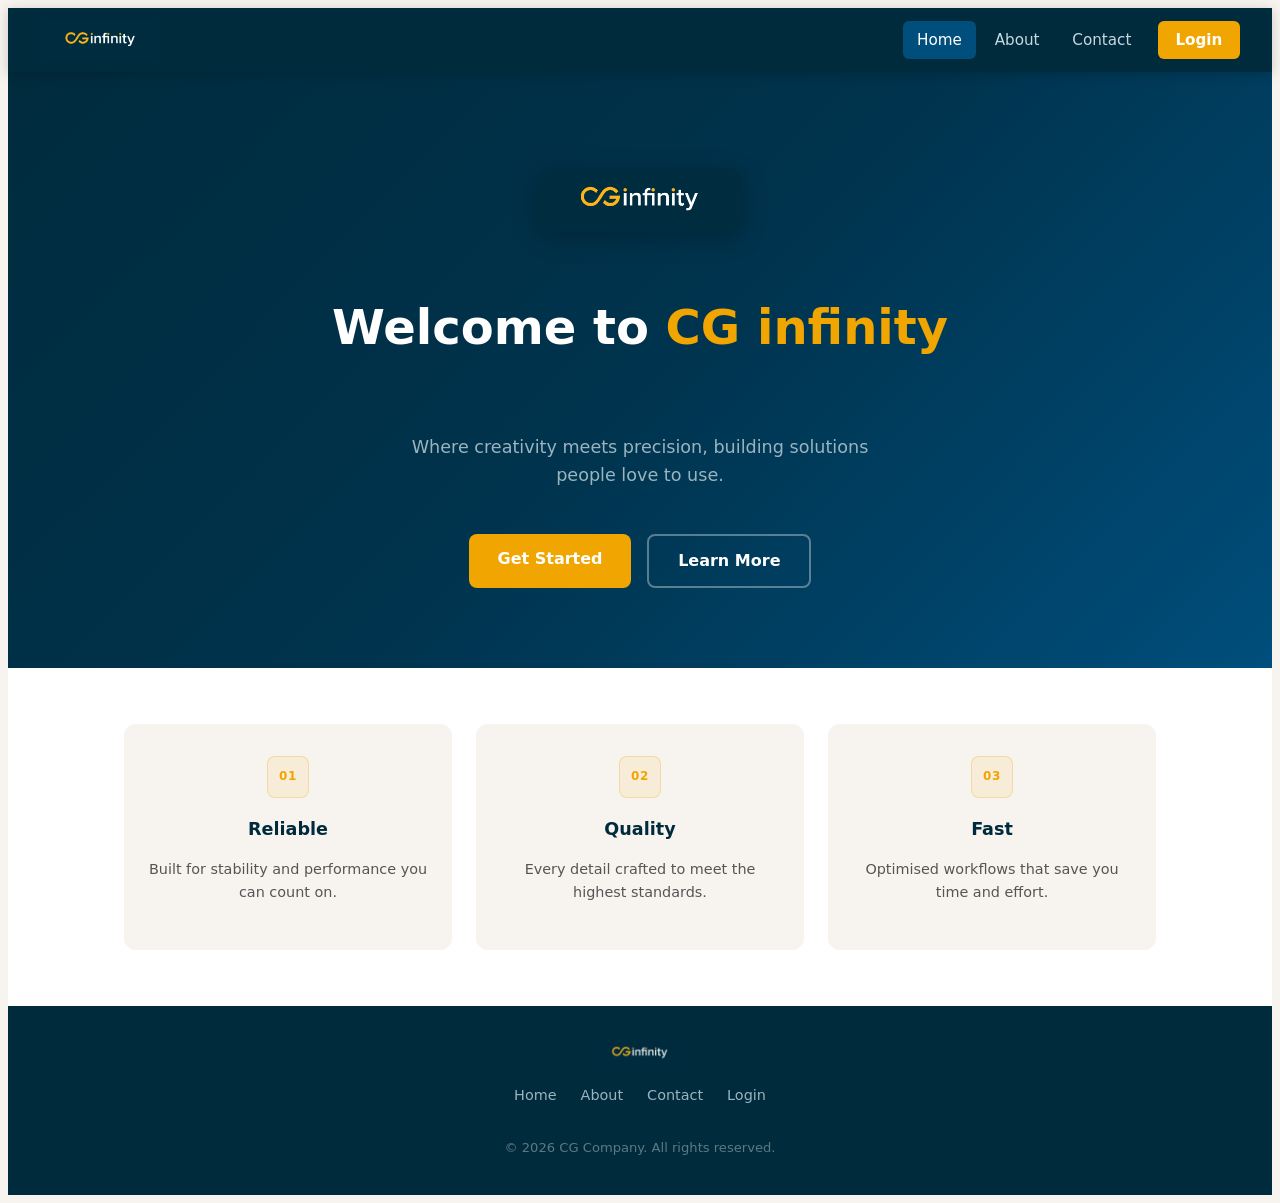
<file: index.html>
<!DOCTYPE html>
<html lang="en">
<head>
  <meta charset="UTF-8" />
  <meta name="viewport" content="width=device-width, initial-scale=1.0" />
  <title>CG infinity</title>
  <link rel="stylesheet" href="style.css" />
</head>
<body>

  <!-- Navbar -->
  <header class="navbar">
    <a href="index.html" class="nav-logo">
      <img src="logo.png" class="nav-logo-img" alt="CG infinity" />
    </a>
    <nav class="nav-links">
      <a href="index.html" class="active">Home</a>
      <a href="about.html">About</a>
      <a href="contact.html">Contact</a>
      <a href="login.html" class="btn-login">Login</a>
    </nav>
    <button class="nav-toggle" aria-label="Toggle menu">&#9776;</button>
  </header>

  <!-- Hero / Welcome Section -->
  <main>
    <section class="hero">
      <div class="hero-content">
        <img src="logo.png" class="hero-logo-img" alt="CG infinity" />
        <h1>Welcome to <span>CG infinity</span></h1>
        <p>Where creativity meets precision, building solutions people love to use.</p>
        <div class="hero-actions">
          <a href="register.html" class="btn-primary">Get Started</a>
          <a href="about.html" class="btn-secondary">Learn More</a>
        </div>
      </div>
    </section>

    <!-- Features Strip -->
    <section class="features">
      <div class="feature-card">
        <div class="feature-icon">01</div>
        <h3>Reliable</h3>
        <p>Built for stability and performance you can count on.</p>
      </div>
      <div class="feature-card">
        <div class="feature-icon">02</div>
        <h3>Quality</h3>
        <p>Every detail crafted to meet the highest standards.</p>
      </div>
      <div class="feature-card">
        <div class="feature-icon">03</div>
        <h3>Fast</h3>
        <p>Optimised workflows that save you time and effort.</p>
      </div>
    </section>
  </main>

  <!-- Footer -->
  <footer class="footer">
    <div class="footer-inner">
      <div class="footer-brand">
        <img src="logo.png" class="footer-logo-img" alt="CG infinity" />
      </div>
      <nav class="footer-links">
        <a href="index.html">Home</a>
        <a href="about.html">About</a>
        <a href="contact.html">Contact</a>
        <a href="login.html">Login</a>
      </nav>
      <p class="footer-copy">&copy; 2026 CG Company. All rights reserved.</p>
    </div>
  </footer>

  <script src="scrpt.js"></script>
</body>
</html>
</file>
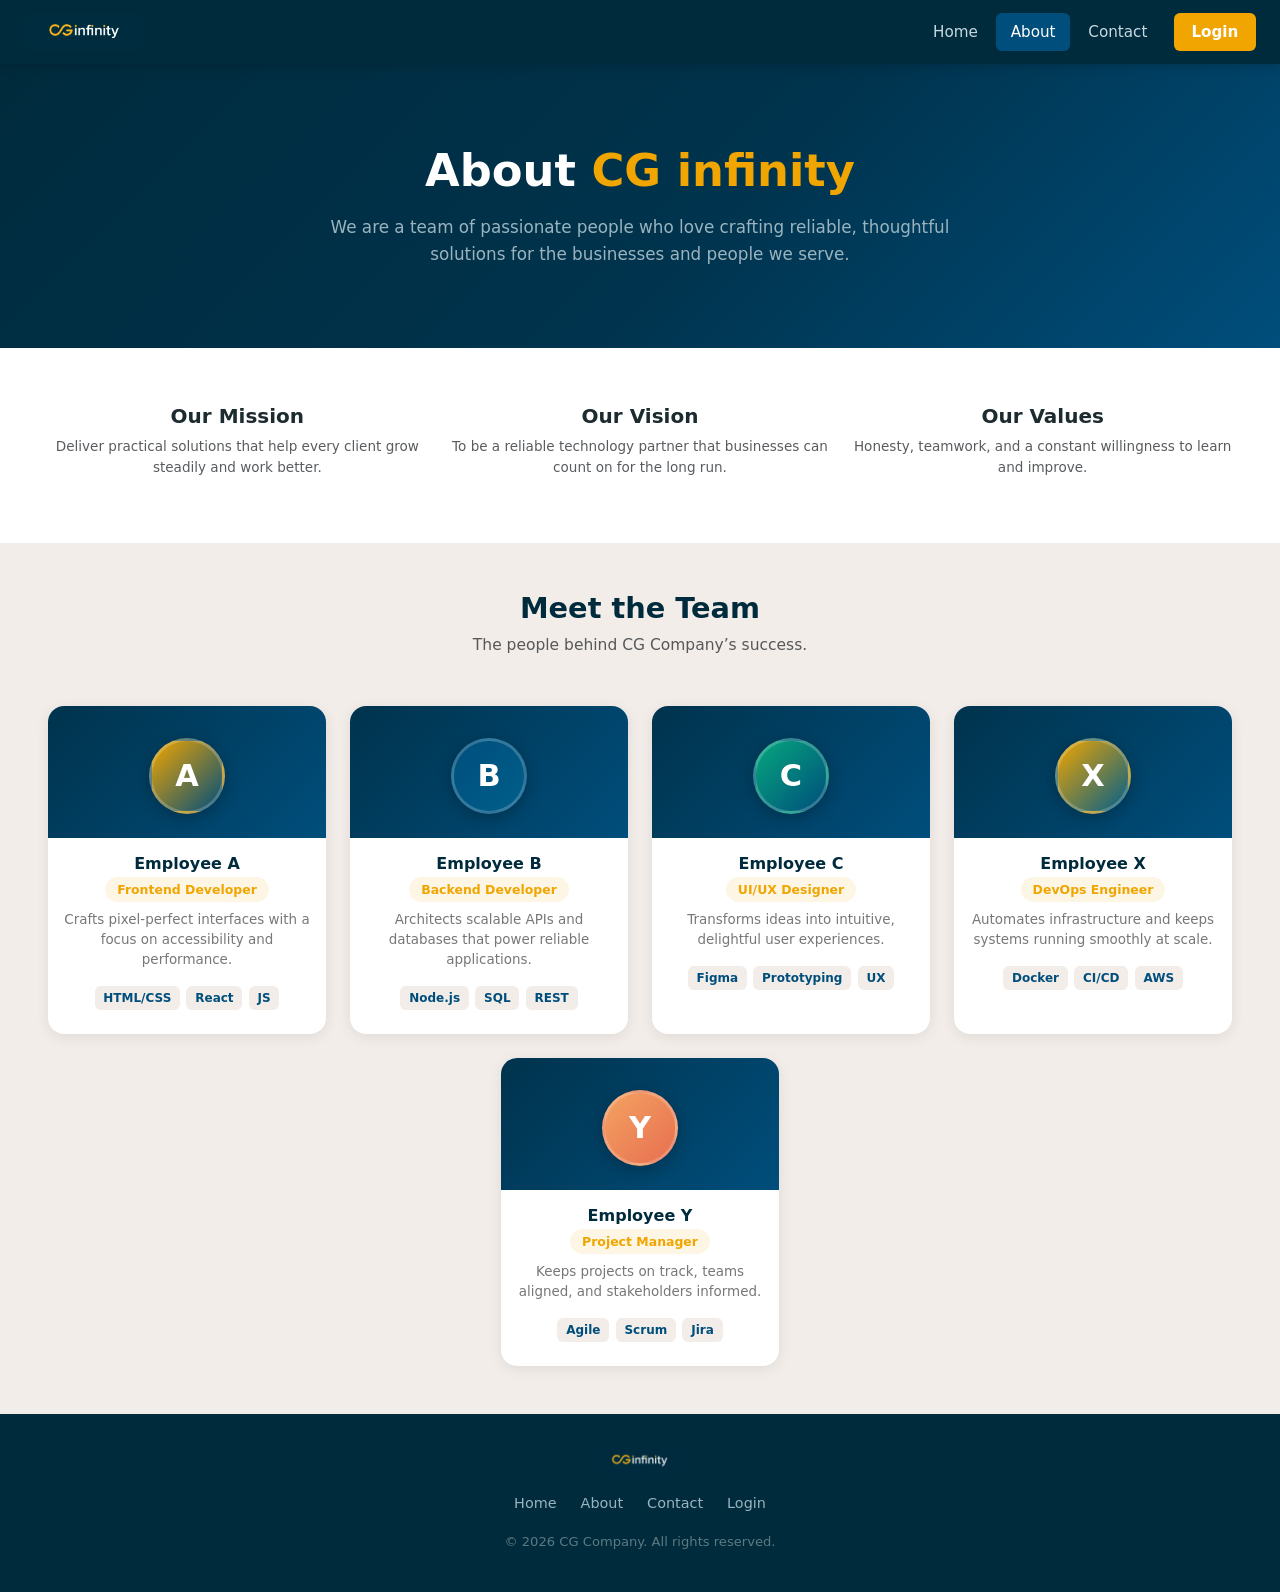
<file: about.html>
<!DOCTYPE html>
<html lang="en">
<head>
  <meta charset="UTF-8" />
  <meta name="viewport" content="width=device-width, initial-scale=1.0" />
  <title>About | CG Company</title>
  <link rel="stylesheet" href="https://cdn.jsdelivr.net/npm/bootstrap@5.3.3/dist/css/bootstrap.min.css" />
  <link rel="stylesheet" href="style.css" />
</head>
<body>

  <!-- Navbar -->
  <header class="navbar navbar-dark px-3 px-md-4">
    <a href="index.html" class="nav-logo text-decoration-none">
      <img src="logo.png" class="nav-logo-img" alt="CG infinity" />
    </a>
    <nav class="nav-links">
      <a href="index.html">Home</a>
      <a href="about.html" class="active">About</a>
      <a href="contact.html">Contact</a>
      <a href="login.html" class="btn-login">Login</a>
    </nav>
    <button class="nav-toggle" aria-label="Toggle menu">&#9776;</button>
  </header>

  <main>

    <!-- Page Hero -->
    <section class="about-hero">
      <div class="about-hero-inner">
        <h1>About <span>CG infinity</span></h1>
        <p>We are a team of passionate people who love crafting reliable, thoughtful solutions for the businesses and people we serve.</p>
      </div>
    </section>

    <!-- Mission Strip -->
    <section class="about-mission container-fluid py-5 px-4 px-md-5 bg-white">
      <div class="row g-4 justify-content-center text-center">
        <div class="col-12 col-md-4">
          <h5 class="fw-bold mt-2">Our Mission</h5>
          <p class="text-muted small">Deliver practical solutions that help every client grow steadily and work better.</p>
        </div>
        <div class="col-12 col-md-4">
          <h5 class="fw-bold mt-2">Our Vision</h5>
          <p class="text-muted small">To be a reliable technology partner that businesses can count on for the long run.</p>
        </div>
        <div class="col-12 col-md-4">
          <h5 class="fw-bold mt-2">Our Values</h5>
          <p class="text-muted small">Honesty, teamwork, and a constant willingness to learn and improve.</p>
        </div>
      </div>
    </section>

    <!-- Team Section -->
    <section class="about-team py-5 px-3 px-md-5">
      <div class="text-center mb-5">
        <h2 class="about-team-heading">Meet the Team</h2>
        <p class="text-muted">The people behind CG Company&rsquo;s success.</p>
      </div>

      <div class="row g-4 justify-content-center">

        <!-- Employee A -->
        <div class="col-12 col-sm-6 col-lg-4 col-xl-3">
          <div class="card about-card h-100 text-center">
            <div class="about-card-img-wrap">
              <div class="about-avatar about-av-a">A</div>
            </div>
            <div class="card-body pb-4">
              <h5 class="about-card-name">Employee A</h5>
              <span class="about-card-role">Frontend Developer</span>
              <p class="about-card-bio mt-2">Crafts pixel-perfect interfaces with a focus on accessibility and performance.</p>
              <div class="about-card-tags mt-3">
                <span class="about-tag">HTML/CSS</span>
                <span class="about-tag">React</span>
                <span class="about-tag">JS</span>
              </div>
            </div>
          </div>
        </div>

        <!-- Employee B -->
        <div class="col-12 col-sm-6 col-lg-4 col-xl-3">
          <div class="card about-card h-100 text-center">
            <div class="about-card-img-wrap">
              <div class="about-avatar about-av-b">B</div>
            </div>
            <div class="card-body pb-4">
              <h5 class="about-card-name">Employee B</h5>
              <span class="about-card-role">Backend Developer</span>
              <p class="about-card-bio mt-2">Architects scalable APIs and databases that power reliable applications.</p>
              <div class="about-card-tags mt-3">
                <span class="about-tag">Node.js</span>
                <span class="about-tag">SQL</span>
                <span class="about-tag">REST</span>
              </div>
            </div>
          </div>
        </div>

        <!-- Employee C -->
        <div class="col-12 col-sm-6 col-lg-4 col-xl-3">
          <div class="card about-card h-100 text-center">
            <div class="about-card-img-wrap">
              <div class="about-avatar about-av-c">C</div>
            </div>
            <div class="card-body pb-4">
              <h5 class="about-card-name">Employee C</h5>
              <span class="about-card-role">UI/UX Designer</span>
              <p class="about-card-bio mt-2">Transforms ideas into intuitive, delightful user experiences.</p>
              <div class="about-card-tags mt-3">
                <span class="about-tag">Figma</span>
                <span class="about-tag">Prototyping</span>
                <span class="about-tag">UX</span>
              </div>
            </div>
          </div>
        </div>

        <!-- Employee X -->
        <div class="col-12 col-sm-6 col-lg-4 col-xl-3">
          <div class="card about-card h-100 text-center">
            <div class="about-card-img-wrap">
              <div class="about-avatar about-av-x">X</div>
            </div>
            <div class="card-body pb-4">
              <h5 class="about-card-name">Employee X</h5>
              <span class="about-card-role">DevOps Engineer</span>
              <p class="about-card-bio mt-2">Automates infrastructure and keeps systems running smoothly at scale.</p>
              <div class="about-card-tags mt-3">
                <span class="about-tag">Docker</span>
                <span class="about-tag">CI/CD</span>
                <span class="about-tag">AWS</span>
              </div>
            </div>
          </div>
        </div>

        <!-- Employee Y -->
        <div class="col-12 col-sm-6 col-lg-4 col-xl-3">
          <div class="card about-card h-100 text-center">
            <div class="about-card-img-wrap">
              <div class="about-avatar about-av-y">Y</div>
            </div>
            <div class="card-body pb-4">
              <h5 class="about-card-name">Employee Y</h5>
              <span class="about-card-role">Project Manager</span>
              <p class="about-card-bio mt-2">Keeps projects on track, teams aligned, and stakeholders informed.</p>
              <div class="about-card-tags mt-3">
                <span class="about-tag">Agile</span>
                <span class="about-tag">Scrum</span>
                <span class="about-tag">Jira</span>
              </div>
            </div>
          </div>
        </div>

      </div><!-- /row -->
    </section>

  </main>

  <!-- Footer -->
  <footer class="footer">
    <div class="footer-inner">
      <div class="footer-brand">
        <img src="logo.png" class="footer-logo-img" alt="CG infinity" />
      </div>
      <nav class="footer-links">
        <a href="index.html">Home</a>
        <a href="about.html">About</a>
        <a href="contact.html">Contact</a>
        <a href="login.html">Login</a>
      </nav>
      <p class="footer-copy">&copy; 2026 CG Company. All rights reserved.</p>
    </div>
  </footer>

  <script src="https://cdn.jsdelivr.net/npm/bootstrap@5.3.3/dist/js/bootstrap.bundle.min.js"></script>
  <script src="scrpt.js"></script>
</body>
</html>
</file>
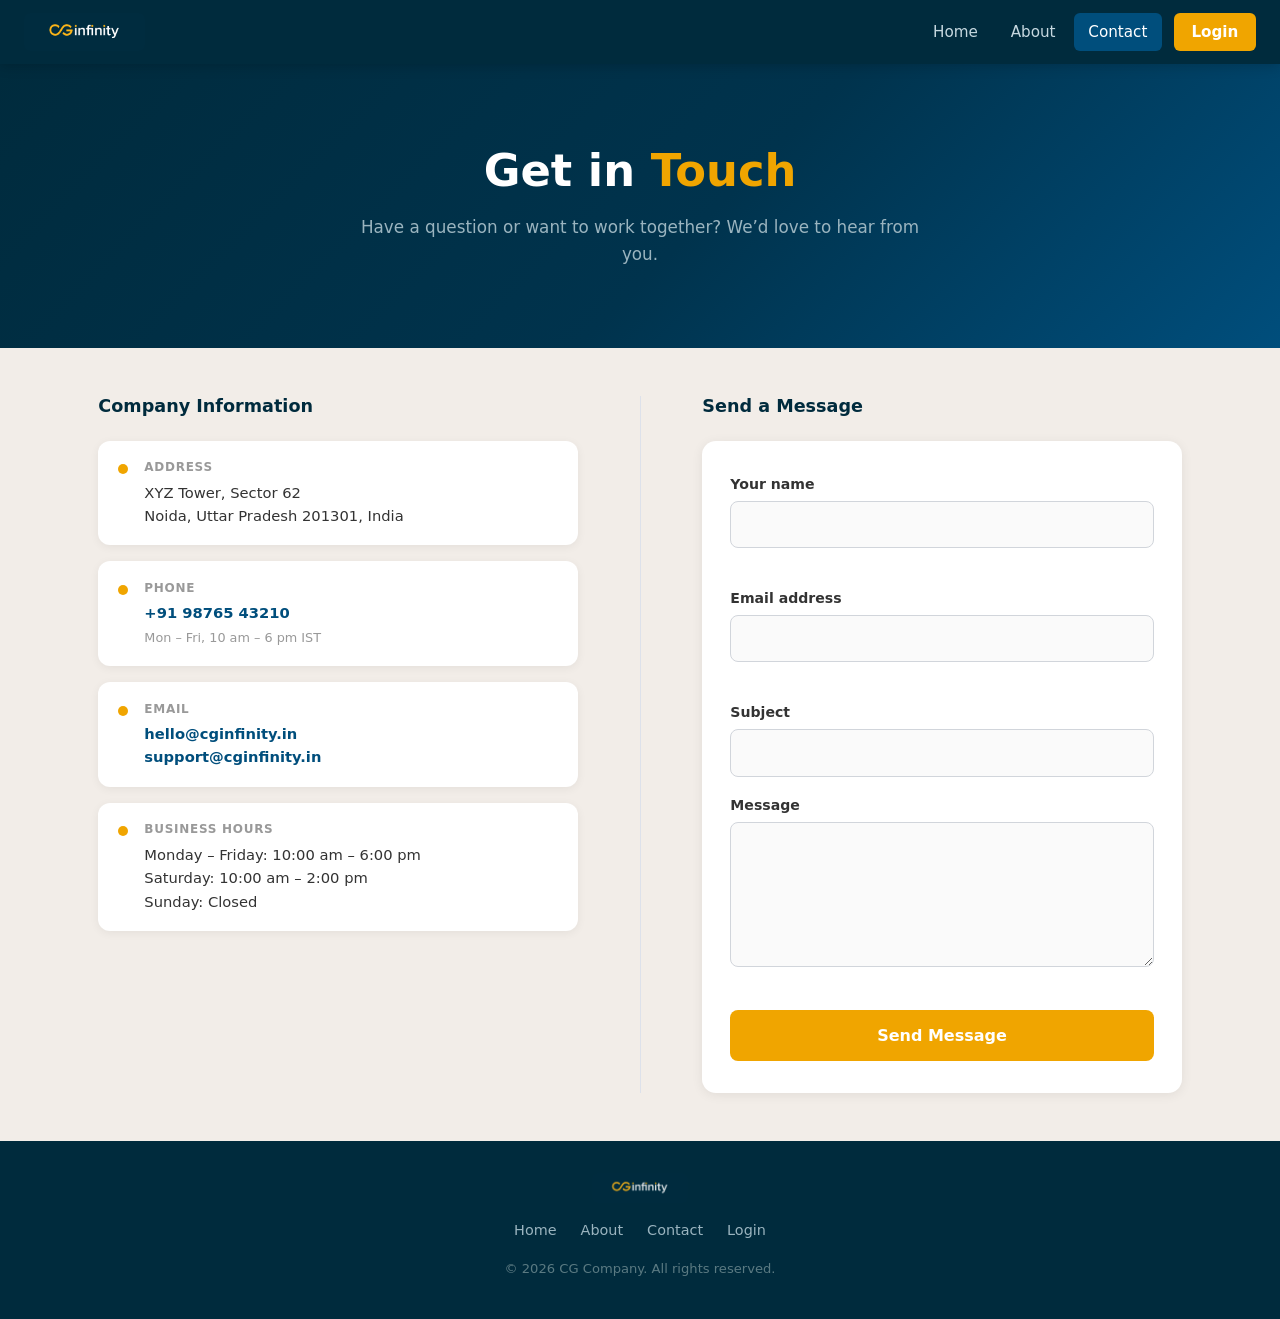
<file: contact.html>
<!DOCTYPE html>
<html lang="en">
<head>
  <meta charset="UTF-8" />
  <meta name="viewport" content="width=device-width, initial-scale=1.0" />
  <title>Contact | CG Company</title>
  <link rel="stylesheet" href="https://cdn.jsdelivr.net/npm/bootstrap@5.3.3/dist/css/bootstrap.min.css" />
  <link rel="stylesheet" href="style.css" />
</head>
<body>

  <!-- Navbar -->
  <header class="navbar navbar-dark px-3 px-md-4">
    <a href="index.html" class="nav-logo text-decoration-none">
      <img src="logo.png" class="nav-logo-img" alt="CG infinity" />
    </a>
    <nav class="nav-links">
      <a href="index.html">Home</a>
      <a href="about.html">About</a>
      <a href="contact.html" class="active">Contact</a>
      <a href="login.html" class="btn-login">Login</a>
    </nav>
    <button class="nav-toggle" aria-label="Toggle menu">&#9776;</button>
  </header>

  <main>

    <!-- Page Hero -->
    <section class="contact-hero">
      <div class="contact-hero-inner">
        <h1>Get in <span>Touch</span></h1>
        <p>Have a question or want to work together? We&rsquo;d love to hear from you.</p>
      </div>
    </section>

    <!-- Contact Body -->
    <section class="contact-body">
      <div class="container-fluid px-4 px-md-5 py-5">
        <div class="row g-4 justify-content-center align-items-stretch">

          <!-- Info Cards Column -->
          <div class="col-12 col-lg-5">
            <h4 class="contact-section-title mb-4">Company Information</h4>

            <div class="contact-info-card">
              <div class="contact-info-icon">&#9679;</div>
              <div>
                <p class="contact-info-label">Address</p>
                <p class="contact-info-value">XYZ Tower, Sector 62<br />Noida, Uttar Pradesh 201301, India</p>
              </div>
            </div>

            <div class="contact-info-card">
              <div class="contact-info-icon">&#9679;</div>
              <div>
                <p class="contact-info-label">Phone</p>
                <p class="contact-info-value">
                  <a href="tel:+919876543210">+91 98765 43210</a><br />
                  <span class="contact-info-sub">Mon – Fri, 10 am – 6 pm IST</span>
                </p>
              </div>
            </div>

            <div class="contact-info-card">
              <div class="contact-info-icon">&#9679;</div>
              <div>
                <p class="contact-info-label">Email</p>
                <p class="contact-info-value">
                  <a href="mailto:hello@cginfinity.in">hello@cginfinity.in</a><br />
                  <a href="mailto:support@cginfinity.in">support@cginfinity.in</a>
                </p>
              </div>
            </div>

            <div class="contact-info-card">
              <div class="contact-info-icon">&#9679;</div>
              <div>
                <p class="contact-info-label">Business Hours</p>
                <p class="contact-info-value">
                  Monday – Friday: 10:00 am – 6:00 pm<br />
                  Saturday: 10:00 am – 2:00 pm<br />
                  Sunday: Closed
                </p>
              </div>
            </div>
          </div>

          <!-- Divider -->
          <div class="col-12 col-lg-1 d-none d-lg-flex justify-content-center">
            <div class="contact-vdivider"></div>
          </div>

          <!-- Contact Form Column -->
          <div class="col-12 col-lg-5">
            <h4 class="contact-section-title mb-4">Send a Message</h4>

            <form id="contactForm" class="contact-form" novalidate>
              <div class="form-group">
                <label for="cName">Your name</label>
                <input type="text" id="cName" required />
                <span class="field-error" id="cNameError"></span>
              </div>

              <div class="form-group">
                <label for="cEmail">Email address</label>
                <input type="email" id="cEmail" required />
                <span class="field-error" id="cEmailError"></span>
              </div>

              <div class="form-group">
                <label for="cSubject">Subject</label>
                <input type="text" id="cSubject" />
              </div>

              <div class="form-group">
                <label for="cMessage">Message</label>
                <textarea id="cMessage" rows="5" required></textarea>
                <span class="field-error" id="cMsgError"></span>
              </div>

              <span class="form-success" id="cSuccess"></span>

              <button type="submit" class="btn-primary btn-full">Send Message</button>
            </form>
          </div>

        </div><!-- /row -->
      </div>
    </section>

  </main>

  <!-- Footer -->
  <footer class="footer">
    <div class="footer-inner">
      <div class="footer-brand">
        <img src="logo.png" class="footer-logo-img" alt="CG infinity" />
      </div>
      <nav class="footer-links">
        <a href="index.html">Home</a>
        <a href="about.html">About</a>
        <a href="contact.html">Contact</a>
        <a href="login.html">Login</a>
      </nav>
      <p class="footer-copy">&copy; 2026 CG Company. All rights reserved.</p>
    </div>
  </footer>

  <script src="https://cdn.jsdelivr.net/npm/bootstrap@5.3.3/dist/js/bootstrap.bundle.min.js"></script>
  <script src="scrpt.js"></script>
</body>
</html>
</file>
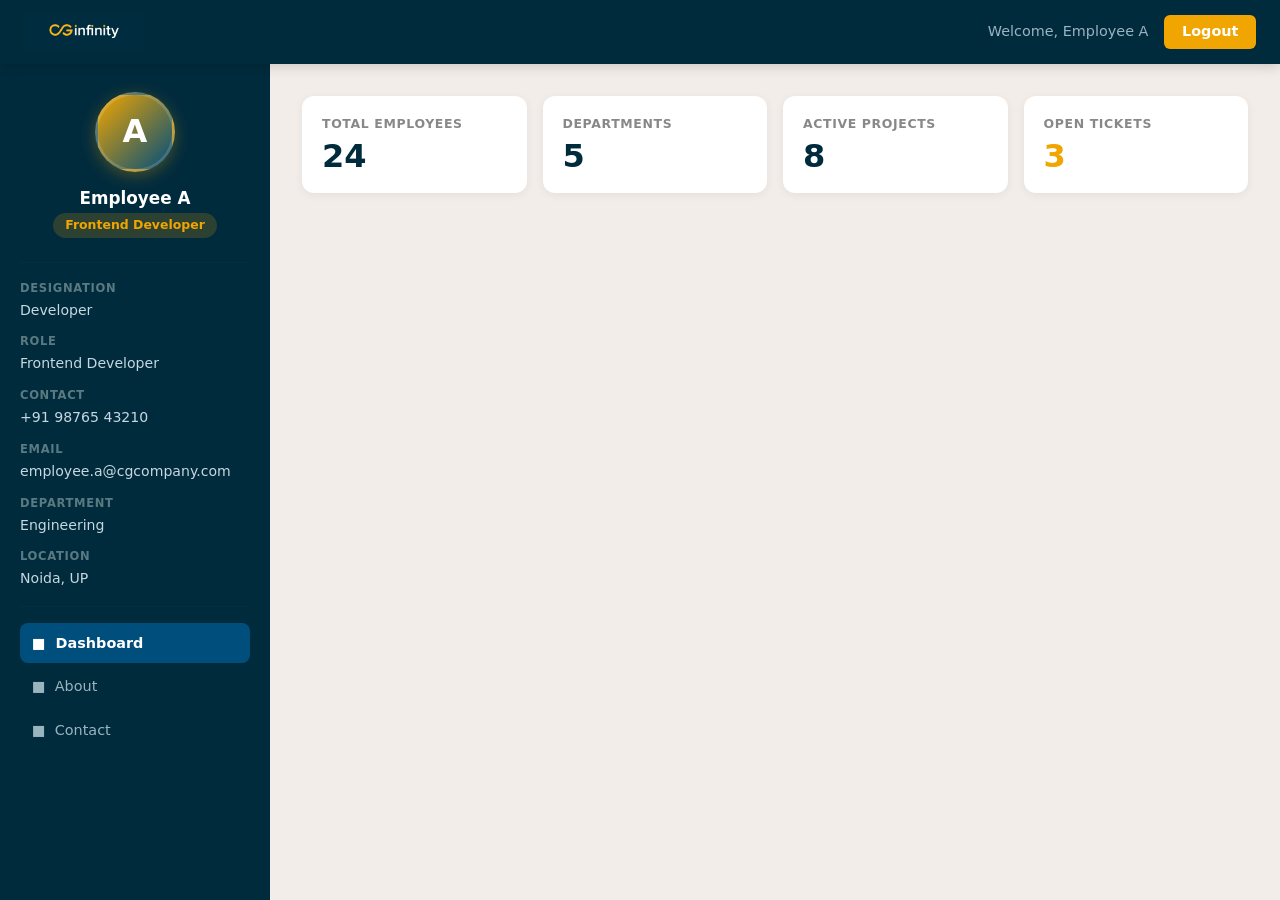
<file: dashboard.html>
<!DOCTYPE html>
<html lang="en">
<head>
  <meta charset="UTF-8" />
  <meta name="viewport" content="width=device-width, initial-scale=1.0" />
  <title>Dashboard | CG Company</title>
  <!-- Bootstrap 5 -->
  <link rel="stylesheet" href="https://cdn.jsdelivr.net/npm/bootstrap@5.3.3/dist/css/bootstrap.min.css" />
  <link rel="stylesheet" href="style.css" />
</head>
<body class="db-body">

  <!-- Top Navbar -->
  <header class="navbar navbar-dark db-topbar px-3 px-md-4">
    <a href="index.html" class="nav-logo text-decoration-none">
      <img src="logo.png" class="nav-logo-img" alt="CG infinity" />
    </a>
    <div class="d-flex align-items-center gap-3">
      <span class="db-greeting d-none d-md-inline">Welcome, Employee A</span>
      <button id="logoutBtn" class="btn btn-logout">Logout</button>
    </div>
  </header>

  <div class="db-layout">

    <!-- ===== SIDEBAR ===== -->
    <aside class="db-sidebar">
      <!-- Profile -->
      <div class="db-profile text-center">
        <div class="db-avatar mx-auto">A</div>
        <h5 class="db-profile-name mt-3 mb-0">Employee A</h5>
        <span class="db-badge">Frontend Developer</span>
      </div>

      <hr class="db-divider" />

      <!-- Profile Details -->
      <ul class="db-info-list">
        <li>
          <span class="db-info-label">Designation</span>
          <span class="db-info-value">Developer</span>
        </li>
        <li>
          <span class="db-info-label">Role</span>
          <span class="db-info-value">Frontend Developer</span>
        </li>
        <li>
          <span class="db-info-label">Contact</span>
          <span class="db-info-value">+91 98765 43210</span>
        </li>
        <li>
          <span class="db-info-label">Email</span>
          <span class="db-info-value">employee.a@cgcompany.com</span>
        </li>
        <li>
          <span class="db-info-label">Department</span>
          <span class="db-info-value">Engineering</span>
        </li>
        <li>
          <span class="db-info-label">Location</span>
          <span class="db-info-value">Noida, UP</span>
        </li>
      </ul>

      <hr class="db-divider" />

      <!-- Sidebar nav -->
      <nav class="db-sidenav">
        <a href="#" class="db-sidenav-link active">&#9632;&nbsp; Dashboard</a>
        <a href="about.html" class="db-sidenav-link">&#9632;&nbsp; About</a>
        <a href="contact.html" class="db-sidenav-link">&#9632;&nbsp; Contact</a>
      </nav>
    </aside>

    <!-- ===== MAIN CONTENT ===== -->
    <main class="db-main">

      <!-- Stats Row -->
      <div class="row g-3 mb-4">
        <div class="col-6 col-lg-3">
          <div class="card db-stat-card">
            <div class="card-body">
              <p class="db-stat-label">Total Employees</p>
              <h3 class="db-stat-value">24</h3>
            </div>
          </div>
        </div>
        <div class="col-6 col-lg-3">
          <div class="card db-stat-card">
            <div class="card-body">
              <p class="db-stat-label">Departments</p>
              <h3 class="db-stat-value">5</h3>
            </div>
          </div>
        </div>
        <div class="col-6 col-lg-3">
          <div class="card db-stat-card">
            <div class="card-body">
              <p class="db-stat-label">Active Projects</p>
              <h3 class="db-stat-value">8</h3>
            </div>
          </div>
        </div>
        <div class="col-6 col-lg-3">
          <div class="card db-stat-card db-stat-accent">
            <div class="card-body">
              <p class="db-stat-label">Open Tickets</p>
              <h3 class="db-stat-value">3</h3>
            </div>
          </div>
        </div>
      </div>

    </main>
  </div><!-- /db-layout -->

  <script src="https://cdn.jsdelivr.net/npm/bootstrap@5.3.3/dist/js/bootstrap.bundle.min.js"></script>
  <script src="scrpt.js"></script>
</body>
</html>
</file>
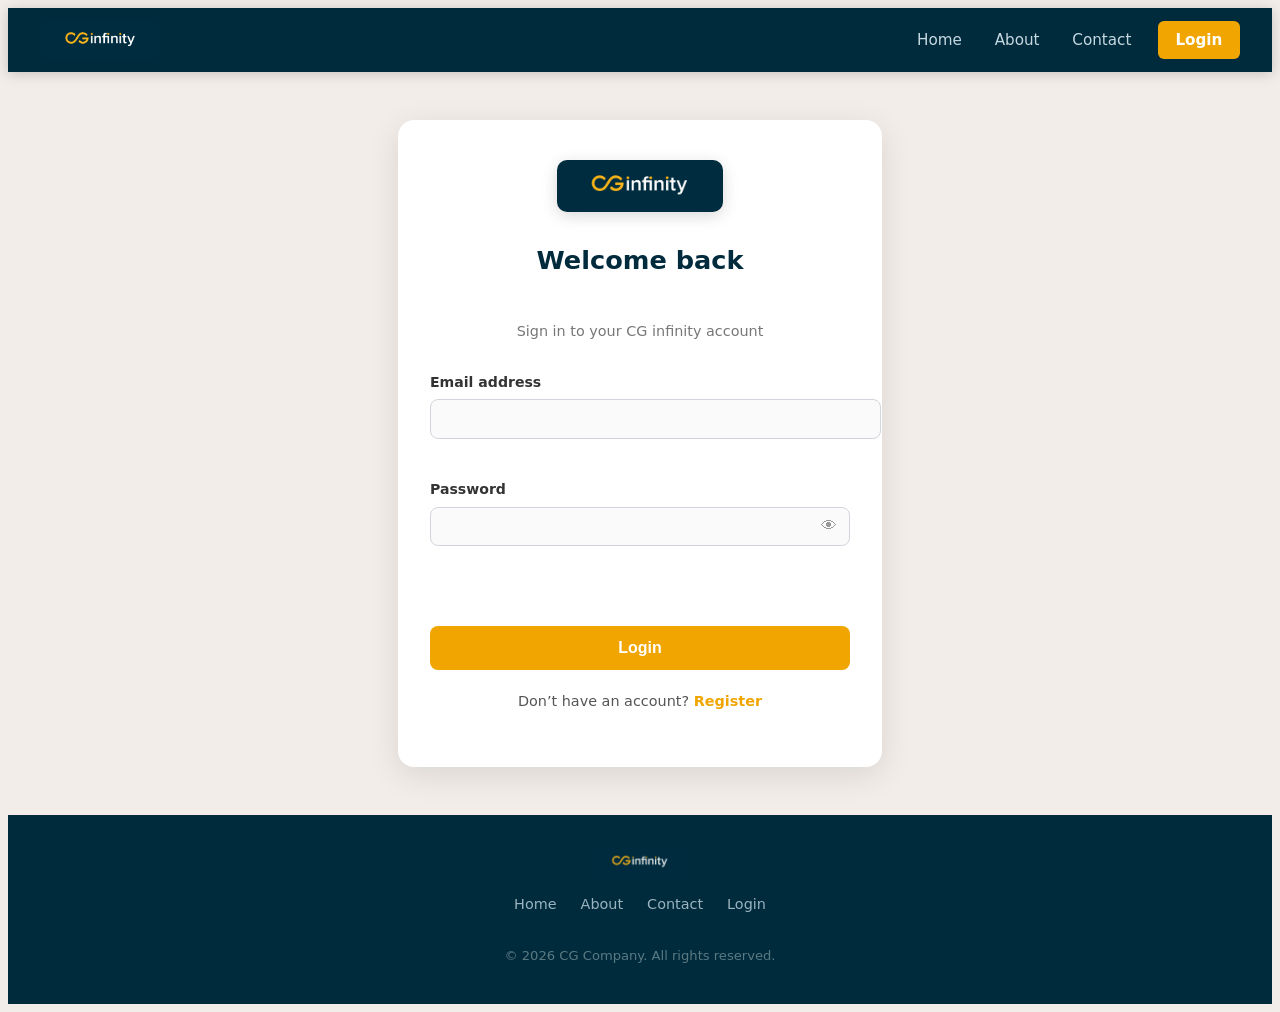
<file: login.html>
<!DOCTYPE html>
<html lang="en">
<head>
  <meta charset="UTF-8" />
  <meta name="viewport" content="width=device-width, initial-scale=1.0" />
  <title>Login | CG Company</title>
  <link rel="stylesheet" href="style.css" />
</head>
<body class="auth-page">

  <!-- Navbar -->
  <header class="navbar">
    <a href="index.html" class="nav-logo">
      <img src="logo.png" class="nav-logo-img" alt="CG infinity" />
    </a>
    <nav class="nav-links">
      <a href="index.html">Home</a>
      <a href="about.html">About</a>
      <a href="contact.html">Contact</a>
      <a href="login.html" class="btn-login active">Login</a>
    </nav>
    <button class="nav-toggle" aria-label="Toggle menu">&#9776;</button>
  </header>

  <!-- Login Card -->
  <main class="auth-main">
    <div class="auth-card">
      <div class="auth-logo">
        <img src="logo.png" class="auth-logo-img" alt="CG infinity" />
      </div>
      <h1 class="auth-title">Welcome back</h1>
      <p class="auth-subtitle">Sign in to your CG infinity account</p>

      <form id="loginForm" class="auth-form" novalidate>
        <div class="form-group">
          <label for="email">Email address</label>
          <input
            type="email"
            id="email"
            name="email"
            autocomplete="email"
            required
          />
          <span class="field-error" id="emailError"></span>
        </div>

        <div class="form-group">
          <label for="password">Password</label>
          <div class="input-wrapper">
            <input
              type="password"
              id="password"
              name="password"
              autocomplete="current-password"
              required
            />
            <button type="button" class="toggle-pw" aria-label="Show password" data-target="password">&#128065;</button>
          </div>
          <span class="field-error" id="passwordError"></span>
        </div>

        <span class="form-error" id="formError"></span>

        <button type="submit" class="btn-primary btn-full">Login</button>
      </form>

      <p class="auth-switch">
        Don&rsquo;t have an account?
        <a href="register.html">Register</a>
      </p>
    </div>
  </main>

  <!-- Footer -->
  <footer class="footer">
    <div class="footer-inner">
      <div class="footer-brand">
        <img src="logo.png" class="footer-logo-img" alt="CG infinity" />
      </div>
      <nav class="footer-links">
        <a href="index.html">Home</a>
        <a href="about.html">About</a>
        <a href="contact.html">Contact</a>
        <a href="login.html">Login</a>
      </nav>
      <p class="footer-copy">&copy; 2026 CG Company. All rights reserved.</p>
    </div>
  </footer>

  <script src="scrpt.js"></script>
</body>
</html>
</file>
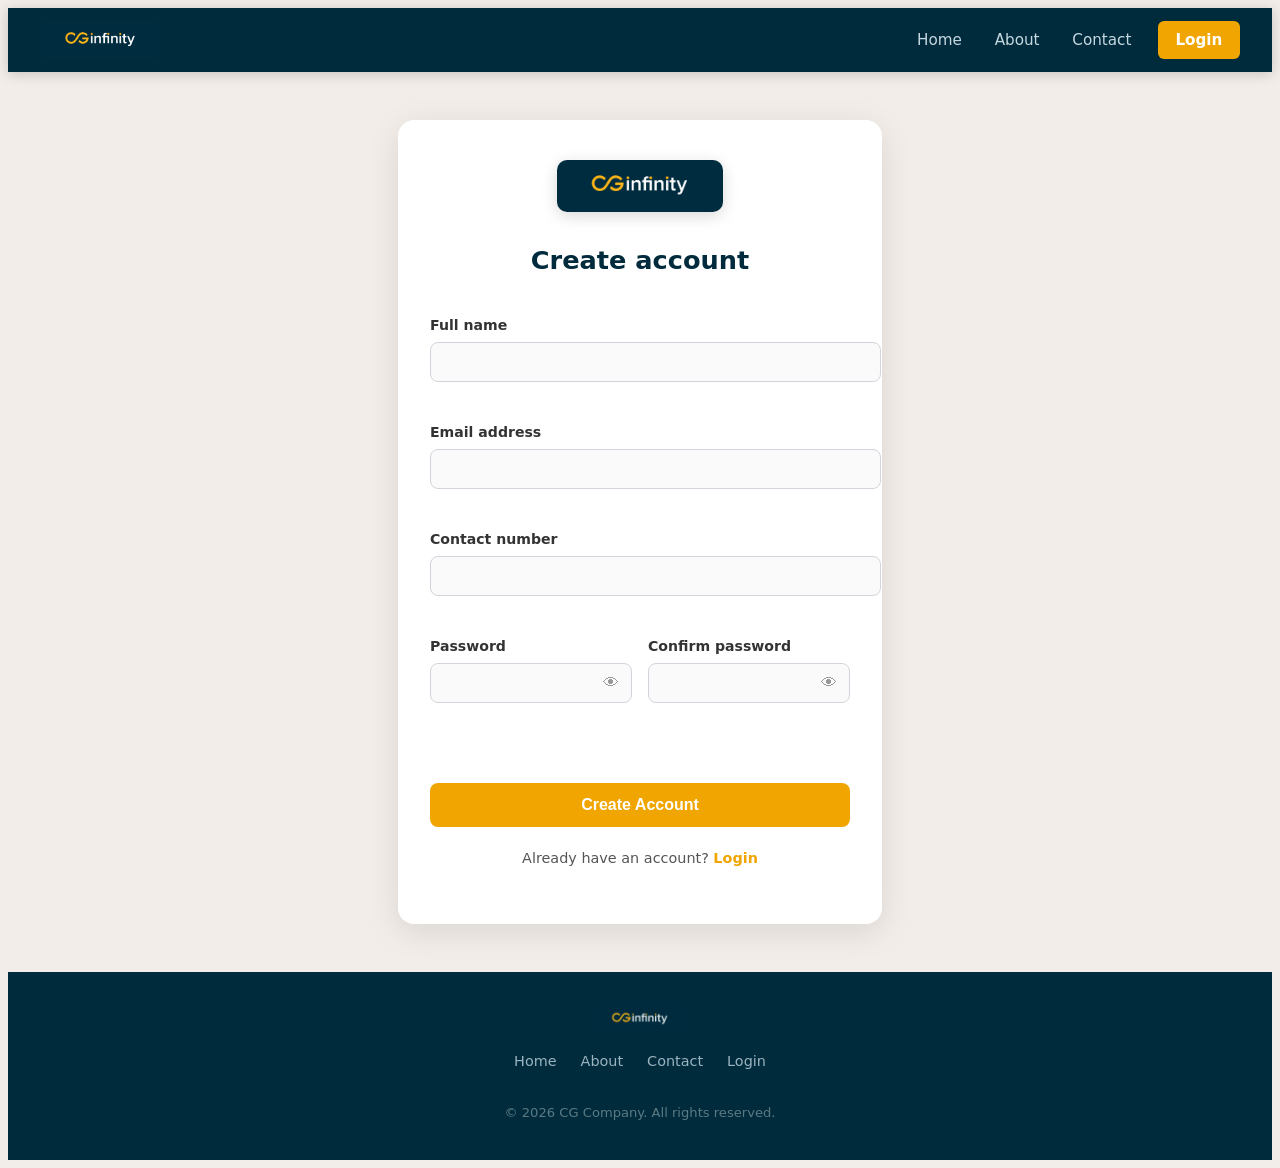
<file: register.html>
<!DOCTYPE html>
<html lang="en">
<head>
  <meta charset="UTF-8" />
  <meta name="viewport" content="width=device-width, initial-scale=1.0" />
  <title>Register | CG Company</title>
  <link rel="stylesheet" href="style.css" />
</head>
<body class="auth-page">

  <!-- Navbar -->
  <header class="navbar">
    <a href="index.html" class="nav-logo">
      <img src="logo.png" class="nav-logo-img" alt="CG infinity" />
    </a>
    <nav class="nav-links">
      <a href="index.html">Home</a>
      <a href="about.html">About</a>
      <a href="contact.html">Contact</a>
      <a href="login.html" class="btn-login">Login</a>
    </nav>
    <button class="nav-toggle" aria-label="Toggle menu">&#9776;</button>
  </header>

  <!-- Register Card -->
  <main class="auth-main">
    <div class="auth-card">
      <div class="auth-logo">
        <img src="logo.png" class="auth-logo-img" alt="CG infinity" />
      </div>
      <h1 class="auth-title">Create account</h1>

      <form id="registerForm" class="auth-form" novalidate>

        <div class="form-group">
          <label for="fullName">Full name</label>
          <input
            type="text"
            id="fullName"
            name="fullName"
            autocomplete="name"
            required
          />
          <span class="field-error" id="nameError"></span>
        </div>

        <div class="form-group">
          <label for="regEmail">Email address</label>
          <input
            type="email"
            id="regEmail"
            name="email"
            autocomplete="email"
            required
          />
          <span class="field-error" id="regEmailError"></span>
        </div>

        <div class="form-group">
          <label for="contact">Contact number</label>
          <input
            type="tel"
            id="contact"
            name="contact"
            autocomplete="tel"
            required
          />
          <span class="field-error" id="contactError"></span>
        </div>

        <div class="form-row">
          <div class="form-group">
            <label for="regPassword">Password</label>
            <div class="input-wrapper">
              <input
                type="password"
                id="regPassword"
                name="password"
                autocomplete="new-password"
                required
              />
              <button type="button" class="toggle-pw" aria-label="Show password" data-target="regPassword">&#128065;</button>
            </div>
            <span class="field-error" id="regPwError"></span>
          </div>

          <div class="form-group">
            <label for="confirmPassword">Confirm password</label>
            <div class="input-wrapper">
              <input
                type="password"
                id="confirmPassword"
                name="confirmPassword"
                autocomplete="new-password"
                required
              />
              <button type="button" class="toggle-pw" aria-label="Show password" data-target="confirmPassword">&#128065;</button>
            </div>
            <span class="field-error" id="confirmPwError"></span>
          </div>
        </div>

        <span class="form-error" id="regFormError"></span>

        <button type="submit" class="btn-primary btn-full">Create Account</button>
      </form>

      <p class="auth-switch">
        Already have an account?
        <a href="login.html">Login</a>
      </p>
    </div>
  </main>

  <!-- Footer -->
  <footer class="footer">
    <div class="footer-inner">
      <div class="footer-brand">
        <img src="logo.png" class="footer-logo-img" alt="CG infinity" />
      </div>
      <nav class="footer-links">
        <a href="index.html">Home</a>
        <a href="about.html">About</a>
        <a href="contact.html">Contact</a>
        <a href="login.html">Login</a>
      </nav>
      <p class="footer-copy">&copy; 2026 CG Company. All rights reserved.</p>
    </div>
  </footer>

  <script src="scrpt.js"></script>
</body>
</html>
</file>
<file: style.css>
===== Reset & Base ===== */
*, *::before, *::after { box-sizing: border-box; margin: 0; padding: 0; }

body {
  font-family: 'Segoe UI', system-ui, -apple-system, sans-serif;
  background: #f7f4f0;
  color: #1c2b2f;
  min-height: 100vh;
  display: flex;
  flex-direction: column;
  font-size: 15.5px;
  line-height: 1.6;
}

a { text-decoration: none; color: inherit; }

/* ===== Logo Images ===== */
.nav-logo-img {
  height: 38px;
  width: auto;
  display: block;
  border-radius: 6px;
}

.hero-logo-img {
  height: 64px;
  width: auto;
  border-radius: 12px;
  margin-bottom: 0.5rem;
  box-shadow: 0 6px 24px rgba(0,0,0,0.25);
}

.auth-logo-img {
  height: 52px;
  width: auto;
  border-radius: 10px;
  margin-bottom: 0.25rem;
  box-shadow: 0 4px 16px rgba(0,0,0,0.15);
}

.footer-logo-img {
  height: 30px;
  width: auto;
  border-radius: 5px;
  opacity: 0.9;
}

/* ===== Navbar ===== */
.navbar {
  position: sticky;
  top: 0;
  z-index: 100;
  display: flex;
  align-items: center;
  justify-content: space-between;
  padding: 0 2rem;
  height: 64px;
  background: #002b3d;
  box-shadow: 0 2px 12px rgba(0,0,0,0.18);
}

.nav-logo {
  display: flex;
  align-items: center;
  gap: 0.6rem;
  color: #fff;
  font-size: 1.2rem;
  font-weight: 700;
  letter-spacing: 0.5px;
}

.logo-icon {
  width: 38px;
  height: 38px;
  background: linear-gradient(135deg, #f0a500, #004e7c);
  color: #fff;
  border-radius: 8px;
  display: flex;
  align-items: center;
  justify-content: center;
  font-weight: 900;
  font-size: 1rem;
  flex-shrink: 0;
}

.logo-text { color: #fff; }

.nav-links {
  display: flex;
  align-items: center;
  gap: 0.25rem;
}

.nav-links a {
  color: #c6d8e0;
  padding: 0.45rem 0.9rem;
  border-radius: 6px;
  font-size: 0.95rem;
  transition: background 0.2s, color 0.2s;
}

.nav-links a:hover,
.nav-links a.active {
  background: #004e7c;
  color: #fff;
}

.btn-login {
  background: #f0a500 !important;
  color: #fff !important;
  padding: 0.45rem 1.1rem !important;
  border-radius: 6px;
  font-weight: 600;
  margin-left: 0.5rem;
  transition: opacity 0.2s !important;
}

.btn-login:hover { opacity: 0.88; }

.nav-toggle {
  display: none;
  background: none;
  border: none;
  color: #fff;
  font-size: 1.5rem;
  cursor: pointer;
}

/* ===== Hero ===== */
.hero {
  background: linear-gradient(135deg, #002b3d 0%, #00334d 50%, #004e7c 100%);
  color: #fff;
  padding: 6rem 2rem 5rem;
  text-align: center;
}

.hero-content {
  max-width: 680px;
  margin: 0 auto;
  display: flex;
  flex-direction: column;
  align-items: center;
  gap: 1.2rem;
}

.logo-badge {
  width: 90px;
  height: 90px;
  background: linear-gradient(135deg, #f0a500, #004e7c);
  color: #fff;
  border-radius: 20px;
  display: flex;
  align-items: center;
  justify-content: center;
  font-size: 2.2rem;
  font-weight: 900;
  box-shadow: 0 8px 32px rgba(240,165,0,0.35);
  margin-bottom: 0.5rem;
}

.hero h1 {
  font-size: clamp(2rem, 5vw, 3rem);
  font-weight: 800;
  line-height: 1.2;
}

.hero h1 span { color: #f0a500; }

.hero p {
  font-size: 1.1rem;
  color: #9ab4bf;
  max-width: 500px;
}

.hero-actions {
  display: flex;
  gap: 1rem;
  flex-wrap: wrap;
  justify-content: center;
  margin-top: 0.5rem;
}

.btn-primary {
  background: #f0a500;
  color: #fff;
  padding: 0.75rem 1.8rem;
  border-radius: 8px;
  font-weight: 700;
  font-size: 1rem;
  transition: opacity 0.2s, transform 0.2s;
}

.btn-primary:hover { opacity: 0.88; transform: translateY(-2px); }

.btn-secondary {
  background: transparent;
  color: #fff;
  padding: 0.75rem 1.8rem;
  border-radius: 8px;
  font-weight: 600;
  font-size: 1rem;
  border: 2px solid rgba(255,255,255,0.35);
  transition: background 0.2s, border-color 0.2s;
}

.btn-secondary:hover {
  background: rgba(255,255,255,0.08);
  border-color: rgba(255,255,255,0.6);
}

/* ===== Features ===== */
.features {
  display: flex;
  gap: 1.5rem;
  justify-content: center;
  flex-wrap: wrap;
  padding: 3.5rem 2rem;
  background: #fff;
}

.feature-card {
  background: #f7f4f0;
  border-radius: 12px;
  padding: 2rem 1.5rem;
  text-align: center;
  flex: 1 1 220px;
  max-width: 280px;
  transition: transform 0.2s, box-shadow 0.2s;
}

.feature-card:hover {
  transform: translateY(-4px);
  box-shadow: 0 8px 24px rgba(0,0,0,0.08);
}

.feature-icon {
  font-size: 0.75rem;
  font-weight: 800;
  letter-spacing: 0.05em;
  color: #f0a500;
  background: rgba(240,165,0,0.10);
  border: 1.5px solid rgba(240,165,0,0.25);
  border-radius: 8px;
  width: 40px;
  height: 40px;
  display: flex;
  align-items: center;
  justify-content: center;
  margin: 0 auto 0.85rem;
}

.feature-card h3 {
  font-size: 1.1rem;
  font-weight: 700;
  margin-bottom: 0.5rem;
  color: #002b3d;
}

.feature-card p { font-size: 0.9rem; color: #555; }

/* ===== Footer ===== */
.footer {
  background: #002b3d;
  color: #9ab4bf;
  margin-top: auto;
  padding: 2rem 2rem 1.5rem;
}

.footer-inner {
  max-width: 900px;
  margin: 0 auto;
  display: flex;
  flex-direction: column;
  align-items: center;
  gap: 1rem;
  text-align: center;
}

.footer-brand {
  display: flex;
  align-items: center;
  gap: 0.6rem;
  color: #fff;
  font-weight: 700;
  font-size: 1.1rem;
}

.footer-links {
  display: flex;
  gap: 1.5rem;
  flex-wrap: wrap;
  justify-content: center;
}

.footer-links a {
  color: #9ab4bf;
  font-size: 0.9rem;
  transition: color 0.2s;
}

.footer-links a:hover { color: #f0a500; }

.footer-copy { font-size: 0.82rem; color: #5a7a82; }

/* ===== Auth Pages (Login / Register) ===== */
.auth-page { background: #f2ede8; }

.auth-main {
  flex: 1;
  display: flex;
  align-items: center;
  justify-content: center;
  padding: 3rem 1rem;
}

.auth-card {
  background: #fff;
  border-radius: 16px;
  box-shadow: 0 8px 32px rgba(0,0,0,0.10);
  padding: 2.5rem 2rem;
  width: 100%;
  max-width: 420px;
  display: flex;
  flex-direction: column;
  align-items: center;
  gap: 0.5rem;
}

.auth-logo { margin-bottom: 0.25rem; }

.auth-title {
  font-size: 1.6rem;
  font-weight: 800;
  color: #002b3d;
  margin-top: 0.25rem;
}

.auth-subtitle {
  font-size: 0.9rem;
  color: #777;
  margin-bottom: 0.75rem;
  text-align: center;
}

.auth-form {
  width: 100%;
  display: flex;
  flex-direction: column;
  gap: 1.1rem;
  margin-top: 0.5rem;
}

.form-group {
  display: flex;
  flex-direction: column;
  gap: 0.35rem;
}

.form-group label {
  font-size: 0.88rem;
  font-weight: 600;
  color: #333;
}

.form-group input {
  padding: 0.65rem 0.9rem;
  border: 1.5px solid #d1d5db;
  border-radius: 8px;
  font-size: 0.95rem;
  outline: none;
  transition: border-color 0.2s, box-shadow 0.2s;
  width: 100%;
  color: #222;
  background: #fafafa;
}

.form-group input:focus {
  border-color: #004e7c;
  box-shadow: 0 0 0 3px rgba(0,78,124,0.12);
  background: #fff;
}

.form-group input.input-error { border-color: #f0a500; }

.input-wrapper {
  position: relative;
  display: flex;
  align-items: center;
}

.input-wrapper input { padding-right: 2.6rem; }

.toggle-pw {
  position: absolute;
  right: 0.6rem;
  background: none;
  border: none;
  cursor: pointer;
  font-size: 1rem;
  color: #999;
  padding: 0.2rem;
  line-height: 1;
}

.toggle-pw:hover { color: #004e7c; }

.field-error {
  font-size: 0.8rem;
  color: #f0a500;
  min-height: 1rem;
}

.form-error {
  font-size: 0.85rem;
  color: #f0a500;
  text-align: center;
  min-height: 1.2rem;
  font-weight: 500;
}

.btn-full {
  width: 100%;
  padding: 0.8rem;
  font-size: 1rem;
  border: none;
  cursor: pointer;
  margin-top: 0.25rem;
}

.auth-switch {
  font-size: 0.9rem;
  color: #555;
  margin-top: 0.75rem;
  text-align: center;
}

.auth-switch a {
  color: #f0a500;
  font-weight: 600;
  transition: opacity 0.2s;
}

.auth-switch a:hover { opacity: 0.75; }

/* ===== Register — two-column password row ===== */
.form-row {
  display: grid;
  grid-template-columns: 1fr 1fr;
  gap: 1rem;
}

/* ===== Dashboard ===== */
.db-body {
  background: #f2ede8;
  min-height: 100vh;
  display: flex;
  flex-direction: column;
}

.db-topbar {
  position: sticky;
  top: 0;
  z-index: 200;
  height: 64px;
  background: #002b3d !important;
  box-shadow: 0 2px 12px rgba(0,0,0,0.18);
  display: flex;
  align-items: center;
  justify-content: space-between;
}

.db-greeting {
  color: #9ab4bf;
  font-size: 0.9rem;
}

.btn-logout {
  background: #f0a500;
  color: #fff;
  border: none;
  padding: 0.4rem 1.1rem;
  border-radius: 6px;
  font-weight: 600;
  font-size: 0.9rem;
  cursor: pointer;
  transition: opacity 0.2s;
}

.btn-logout:hover { opacity: 0.85; color: #fff; }

/* Layout */
.db-layout {
  display: flex;
  flex: 1;
  min-height: calc(100vh - 64px);
}

/* Sidebar */
.db-sidebar {
  width: 270px;
  flex-shrink: 0;
  background: #002b3d;
  color: #c6d8e0;
  padding: 1.75rem 1.25rem;
  display: flex;
  flex-direction: column;
  gap: 0;
  overflow-y: auto;
}

.db-profile { padding-bottom: 0.5rem; }

.db-avatar {
  width: 80px;
  height: 80px;
  border-radius: 50%;
  background: linear-gradient(135deg, #f0a500, #004e7c);
  color: #fff;
  font-size: 2rem;
  font-weight: 900;
  display: flex;
  align-items: center;
  justify-content: center;
  border: 3px solid rgba(255,255,255,0.15);
  box-shadow: 0 4px 16px rgba(240,165,0,0.3);
  flex-shrink: 0;
}

.db-avatar-sm {
  width: 58px;
  height: 58px;
  font-size: 1.4rem;
  border: 2px solid rgba(255,255,255,0.1);
  box-shadow: 0 2px 8px rgba(0,0,0,0.12);
}

/* Avatar accent colours */
.db-color-b { background: linear-gradient(135deg, #004e7c, #005f8a); }
.db-color-c { background: linear-gradient(135deg, #06a77d, #004e7c); }
.db-color-x { background: linear-gradient(135deg, #f0a500, #005f8a); }
.db-color-y { background: linear-gradient(135deg, #f4a261, #e76f51); }
.db-color-z { background: linear-gradient(135deg, #457b9d, #1d3557); }
.db-color-d { background: linear-gradient(135deg, #2d6a4f, #52b788); }

.db-profile-name {
  font-size: 1.05rem;
  font-weight: 700;
  color: #fff;
}

.db-badge {
  display: inline-block;
  margin-top: 0.3rem;
  background: rgba(240,165,0,0.18);
  color: #f0a500;
  border-radius: 20px;
  padding: 0.15rem 0.75rem;
  font-size: 0.78rem;
  font-weight: 600;
}

.db-divider {
  border-color: rgba(255,255,255,0.08);
  margin: 1rem 0;
}

.db-info-list {
  list-style: none;
  padding: 0;
  margin: 0;
  display: flex;
  flex-direction: column;
  gap: 0.7rem;
}

.db-info-list li {
  display: flex;
  flex-direction: column;
  gap: 0.1rem;
}

.db-info-label {
  font-size: 0.72rem;
  text-transform: uppercase;
  letter-spacing: 0.06em;
  color: #5a7a82;
  font-weight: 600;
}

.db-info-value {
  font-size: 0.88rem;
  color: #c6d8e0;
  word-break: break-all;
}

.db-sidenav {
  display: flex;
  flex-direction: column;
  gap: 0.2rem;
}

.db-sidenav-link {
  display: block;
  padding: 0.55rem 0.75rem;
  border-radius: 8px;
  color: #9ab4bf;
  font-size: 0.9rem;
  text-decoration: none;
  transition: background 0.2s, color 0.2s;
}

.db-sidenav-link:hover { background: rgba(255,255,255,0.06); color: #fff; }
.db-sidenav-link.active { background: #004e7c; color: #fff; font-weight: 600; }

/* Main */
.db-main {
  flex: 1;
  padding: 2rem;
  overflow-y: auto;
}

.db-section-title {
  font-size: 1.1rem;
  font-weight: 700;
  color: #002b3d;
}

.db-count-pill {
  background: #f0a500;
  color: #fff;
  border-radius: 20px;
  padding: 0.15rem 0.75rem;
  font-size: 0.78rem;
  font-weight: 600;
}

/* Stat cards */
.db-stat-card {
  border: none;
  border-radius: 12px;
  background: #fff;
  box-shadow: 0 2px 10px rgba(0,0,0,0.06);
}

.db-stat-card .card-body { padding: 1.1rem 1.25rem; }

.db-stat-label {
  font-size: 0.78rem;
  text-transform: uppercase;
  letter-spacing: 0.05em;
  color: #888;
  font-weight: 600;
  margin-bottom: 0.2rem;
}

.db-stat-value {
  font-size: 2rem;
  font-weight: 800;
  color: #002b3d;
  margin: 0;
}

.db-stat-accent .db-stat-value { color: #f0a500; }

/* Employee cards */
.db-emp-card {
  border: none;
  border-radius: 14px;
  box-shadow: 0 2px 12px rgba(0,0,0,0.07);
  transition: transform 0.2s, box-shadow 0.2s;
}

.db-emp-card:hover {
  transform: translateY(-4px);
  box-shadow: 0 8px 24px rgba(0,0,0,0.11);
}

.db-emp-name {
  font-weight: 700;
  color: #002b3d;
  font-size: 1rem;
}

.db-emp-role {
  font-size: 0.82rem;
  color: #888;
  font-weight: 500;
}

.db-emp-details { font-size: 0.82rem; }

.db-emp-row {
  display: flex;
  justify-content: space-between;
  gap: 0.5rem;
  padding: 0.25rem 0;
  border-bottom: 1px solid #f2ede8;
  color: #555;
  text-align: left;
}

.db-emp-row:last-child { border-bottom: none; }
.db-emp-row span:first-child { color: #999; font-weight: 600; flex-shrink: 0; }
.db-emp-row span:last-child { text-align: right; word-break: break-all; }

.db-status {
  display: inline-block;
  padding: 0.1rem 0.55rem;
  border-radius: 20px;
  font-size: 0.75rem;
  font-weight: 600;
}

.db-status-active  { background: #d1fae5; color: #065f46; }
.db-status-away    { background: #fef3c7; color: #92400e; }
.db-status-inactive{ background: #fee2e2; color: #991b1b; }

/* ===== About Page ===== */
.about-hero {
  background: linear-gradient(135deg, #002b3d 0%, #00334d 55%, #004e7c 100%);
  color: #fff;
  padding: 5rem 2rem 4rem;
  text-align: center;
}

.about-hero-inner { max-width: 640px; margin: 0 auto; }

.about-hero h1 {
  font-size: clamp(1.8rem, 4vw, 2.8rem);
  font-weight: 800;
  line-height: 1.2;
  margin-bottom: 1rem;
}

.about-hero h1 span { color: #f0a500; }

.about-hero p {
  font-size: 1.05rem;
  color: #9ab4bf;
}

.about-mission-icon {
  font-size: 2.2rem;
  line-height: 1;
}

.about-team { background: #f2ede8; }

.about-team-heading {
  font-size: 1.8rem;
  font-weight: 800;
  color: #002b3d;
}

/* Team Cards */
.about-card {
  border: none;
  border-radius: 16px;
  box-shadow: 0 3px 14px rgba(0,0,0,0.08);
  transition: transform 0.22s, box-shadow 0.22s;
  overflow: hidden;
  background: #fff;
}

.about-card:hover {
  transform: translateY(-6px);
  box-shadow: 0 10px 28px rgba(0,0,0,0.13);
}

.about-card-img-wrap {
  background: linear-gradient(135deg, #00334d, #004e7c);
  padding: 2rem 0 1.5rem;
  display: flex;
  justify-content: center;
}

.about-avatar {
  width: 76px;
  height: 76px;
  border-radius: 50%;
  font-size: 1.9rem;
  font-weight: 900;
  color: #fff;
  display: flex;
  align-items: center;
  justify-content: center;
  border: 3px solid rgba(255,255,255,0.2);
  box-shadow: 0 4px 16px rgba(0,0,0,0.25);
}

/* Individual avatar colours */
.about-av-a { background: linear-gradient(135deg, #f0a500, #004e7c); }
.about-av-b { background: linear-gradient(135deg, #004e7c, #005f8a); }
.about-av-c { background: linear-gradient(135deg, #06a77d, #004e7c); }
.about-av-x { background: linear-gradient(135deg, #f0a500, #005f8a); }
.about-av-y { background: linear-gradient(135deg, #f4a261, #e76f51); }

.about-card-name {
  font-size: 1rem;
  font-weight: 700;
  color: #002b3d;
  margin-bottom: 0.2rem;
}

.about-card-role {
  display: inline-block;
  background: rgba(240,165,0,0.10);
  color: #f0a500;
  border-radius: 20px;
  padding: 0.15rem 0.75rem;
  font-size: 0.78rem;
  font-weight: 600;
}

.about-card-bio {
  font-size: 0.84rem;
  color: #777;
  line-height: 1.5;
  margin-bottom: 0;
}

.about-card-tags {
  display: flex;
  flex-wrap: wrap;
  gap: 0.4rem;
  justify-content: center;
}

.about-tag {
  background: #f2ede8;
  color: #004e7c;
  border-radius: 6px;
  padding: 0.15rem 0.55rem;
  font-size: 0.75rem;
  font-weight: 600;
}

/* ===== Contact Page ===== */
.contact-hero {
  background: linear-gradient(135deg, #002b3d 0%, #00334d 55%, #004e7c 100%);
  color: #fff;
  padding: 5rem 2rem 4rem;
  text-align: center;
}

.contact-hero-inner { max-width: 560px; margin: 0 auto; }

.contact-hero h1 {
  font-size: clamp(1.8rem, 4vw, 2.8rem);
  font-weight: 800;
  margin-bottom: 1rem;
}

.contact-hero h1 span { color: #f0a500; }

.contact-hero p { font-size: 1.05rem; color: #9ab4bf; }

.contact-body { background: #f2ede8; }

.contact-section-title {
  font-size: 1.1rem;
  font-weight: 800;
  color: #002b3d;
}

/* Info cards */
.contact-info-card {
  display: flex;
  align-items: flex-start;
  gap: 1rem;
  background: #fff;
  border-radius: 12px;
  padding: 1.1rem 1.25rem;
  margin-bottom: 1rem;
  box-shadow: 0 2px 10px rgba(0,0,0,0.06);
  transition: transform 0.2s, box-shadow 0.2s;
}

.contact-info-card:hover {
  transform: translateY(-3px);
  box-shadow: 0 6px 20px rgba(0,0,0,0.09);
}

.contact-info-icon {
  font-size: 0.55rem;
  flex-shrink: 0;
  width: 10px;
  height: 10px;
  background: #f0a500;
  border-radius: 50%;
  display: flex;
  align-items: center;
  justify-content: center;
  color: transparent;
  margin-top: 6px;
}

.contact-info-label {
  font-size: 0.75rem;
  text-transform: uppercase;
  letter-spacing: 0.06em;
  color: #999;
  font-weight: 700;
  margin-bottom: 0.2rem;
}

.contact-info-value {
  font-size: 0.92rem;
  color: #333;
  margin: 0;
  line-height: 1.6;
}

.contact-info-value a {
  color: #004e7c;
  font-weight: 600;
  transition: color 0.2s;
}

.contact-info-value a:hover { color: #f0a500; }

.contact-info-sub {
  font-size: 0.8rem;
  color: #999;
}

.contact-vdivider {
  width: 1px;
  background: #dde1ea;
  min-height: 100%;
}

/* Contact form */
.contact-form {
  background: #fff;
  border-radius: 14px;
  padding: 2rem 1.75rem;
  box-shadow: 0 2px 12px rgba(0,0,0,0.07);
  display: flex;
  flex-direction: column;
  gap: 1.1rem;
}

.contact-form textarea {
  padding: 0.65rem 0.9rem;
  border: 1.5px solid #d1d5db;
  border-radius: 8px;
  font-size: 0.95rem;
  outline: none;
  resize: vertical;
  width: 100%;
  color: #222;
  background: #fafafa;
  font-family: inherit;
  transition: border-color 0.2s, box-shadow 0.2s;
}

.contact-form textarea:focus {
  border-color: #004e7c;
  box-shadow: 0 0 0 3px rgba(0,78,124,0.12);
  background: #fff;
}

.contact-form textarea.input-error { border-color: #f0a500; }

.form-success {
  font-size: 0.88rem;
  color: #065f46;
  background: #d1fae5;
  border-radius: 8px;
  padding: 0.55rem 0.9rem;
  text-align: center;
  font-weight: 600;
  display: none;
}

.form-success.visible { display: block; }

/* ===== Responsive ===== */
@media (max-width: 640px) {
  .nav-links { display: none; }
  .nav-toggle { display: block; }
  .hero { padding: 4rem 1.25rem 3.5rem; }
  .features { padding: 2rem 1rem; }
  .form-row { grid-template-columns: 1fr; }
  .db-sidebar { width: 100%; }
  .db-layout { flex-direction: column; }
  .db-main { padding: 1.25rem; }
  .contact-form { padding: 1.5rem 1.1rem; }
}
</file>
